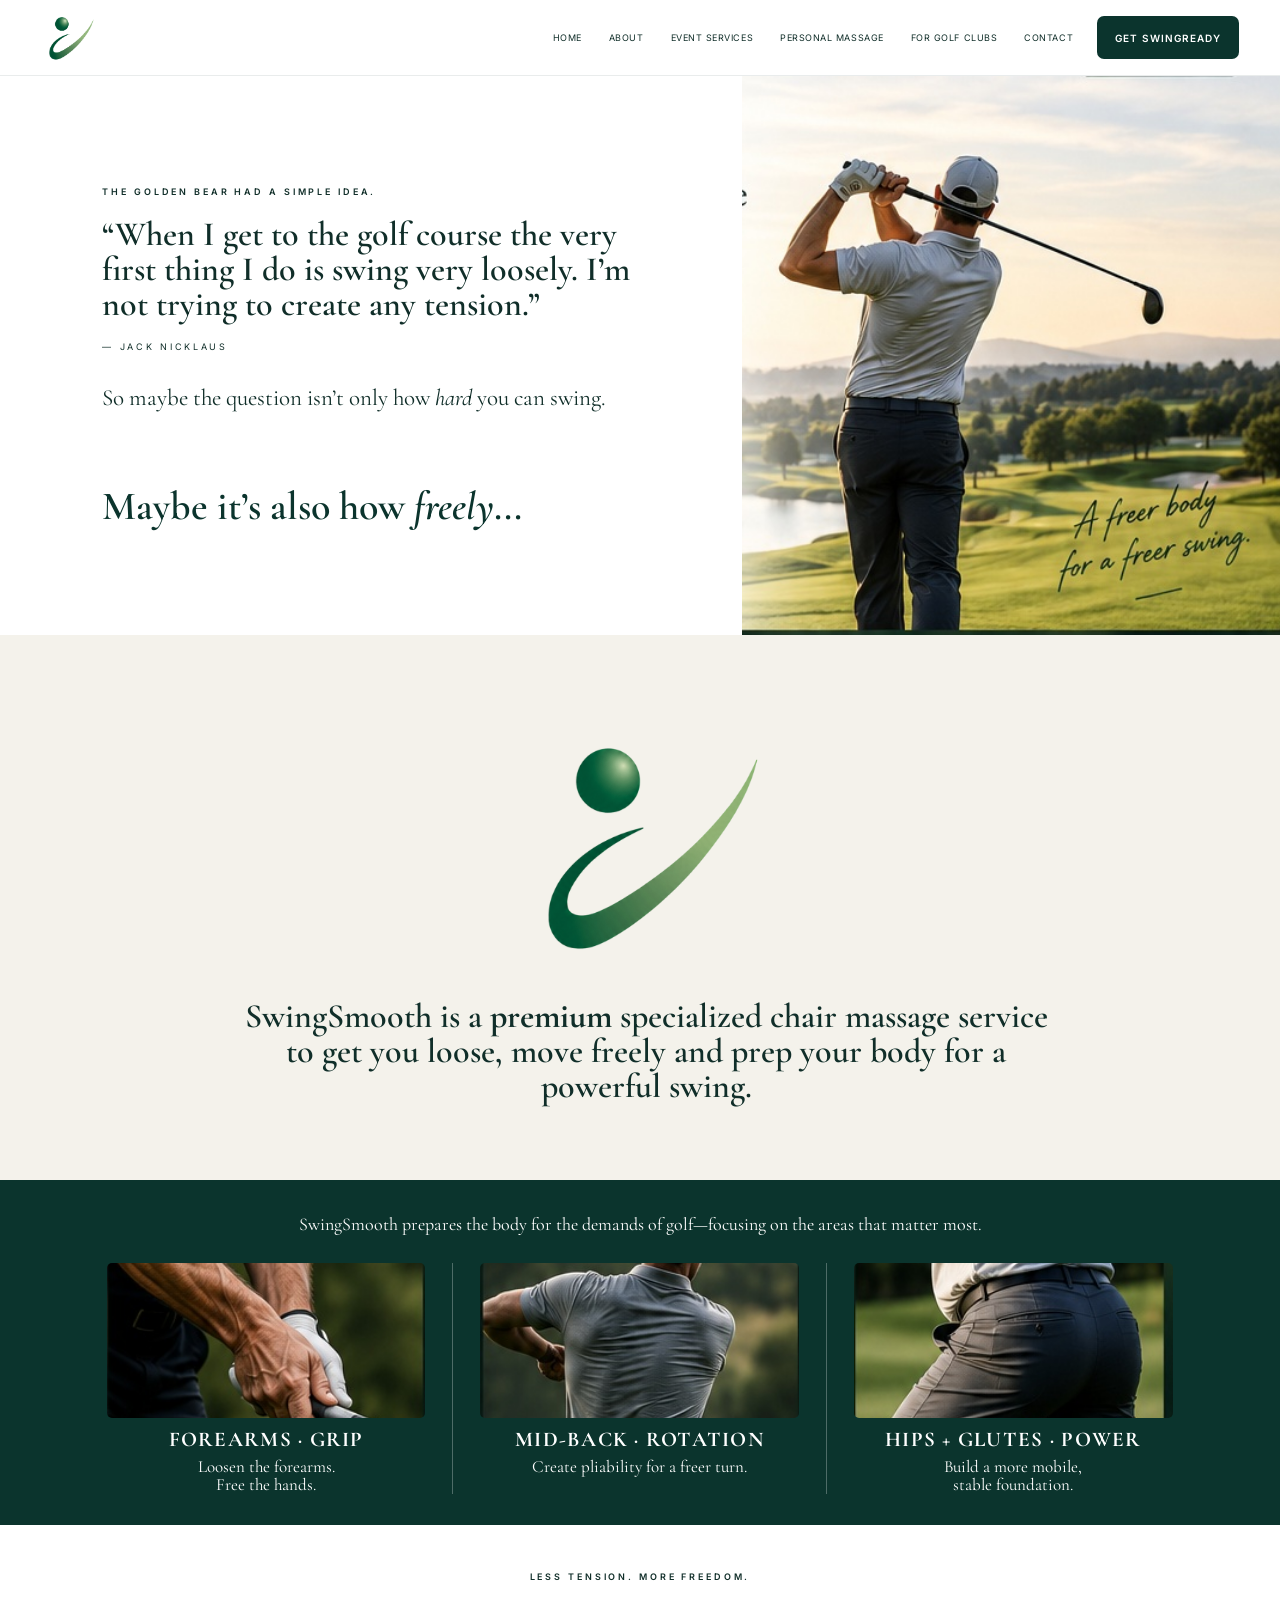
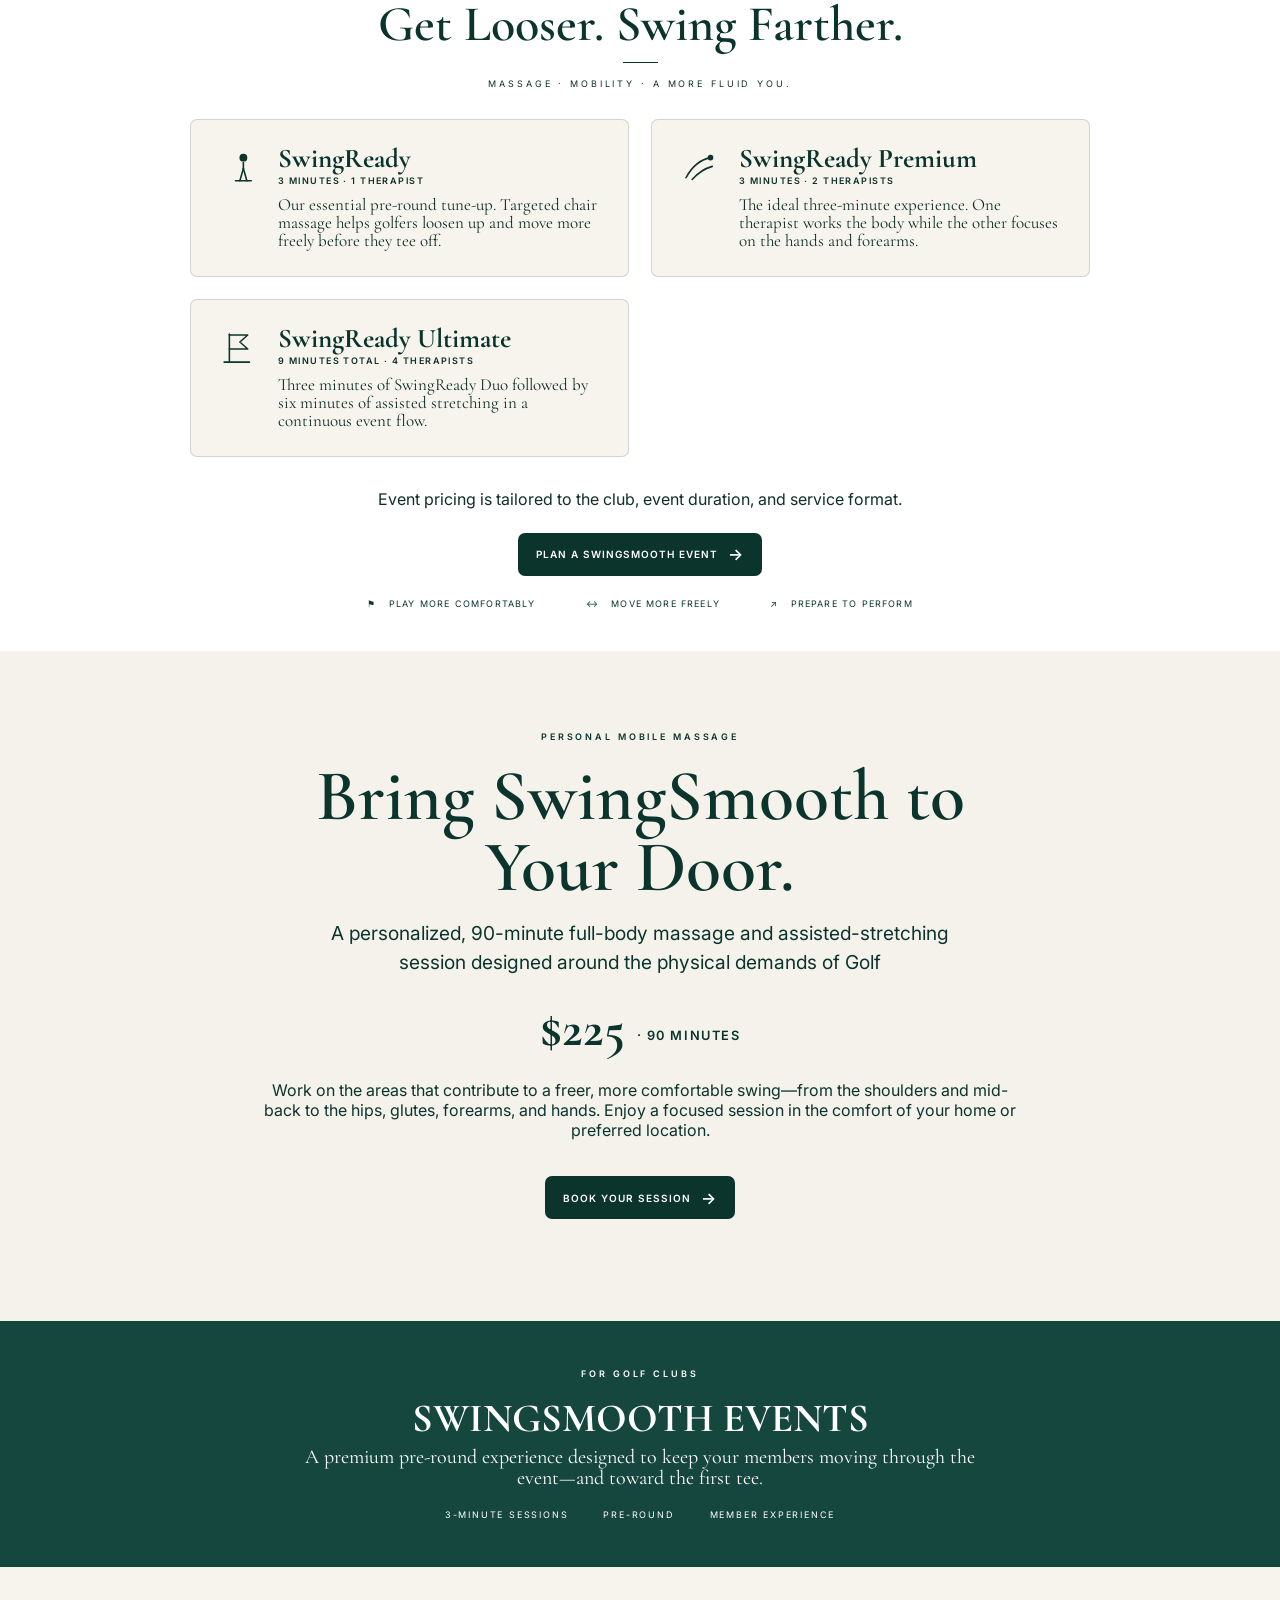
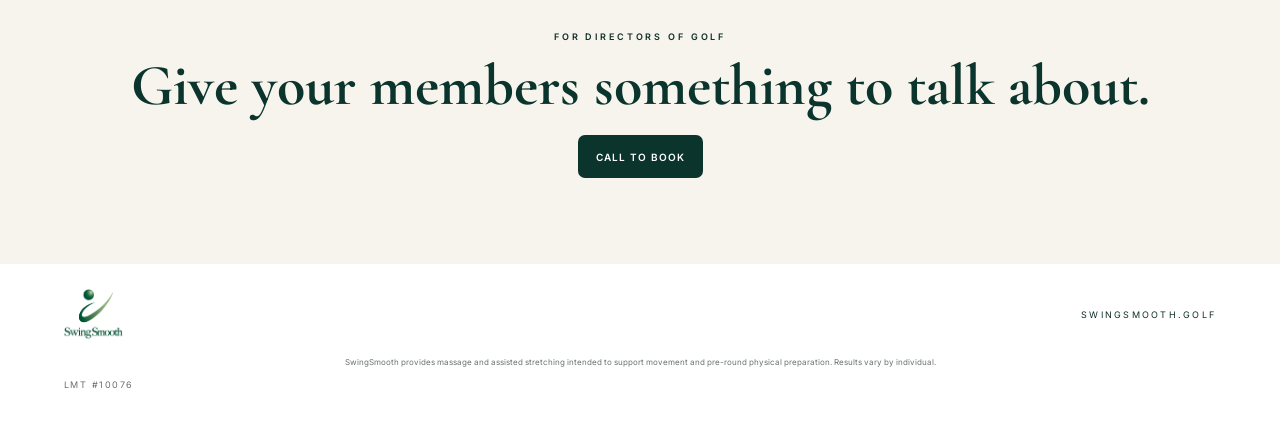
<file: index.html>
<!doctype html>
<html lang="en">
<head>
<meta charset="utf-8">
<meta name="viewport" content="width=device-width,initial-scale=1,viewport-fit=cover">
<meta name="theme-color" content="#0b342d">
<meta name="description" content="SwingSmooth — Get Looser. Swing Farther. Massage and assisted stretching for golfers.">
<meta property="og:title" content="SwingSmooth — Get Looser. Swing Farther.">
<meta property="og:description" content="Prepare your body. Free your swing.">
<meta property="og:url" content="https://swingsmooth.golf/">
<meta property="og:type" content="website">
<meta property="og:site_name" content="SwingSmooth">
<meta property="og:image" content="https://swingsmooth.golf/assets/hero-golfer.jpg">
<meta property="og:image:alt" content="Golfer finishing a swing">
<meta name="twitter:card" content="summary_large_image">
<meta name="twitter:title" content="SwingSmooth — Get Looser. Swing Farther.">
<meta name="twitter:description" content="Prepare your body. Free your swing.">
<meta name="twitter:image" content="https://swingsmooth.golf/assets/hero-golfer.jpg">
<link rel="icon" type="image/png" href="https://swingsmooth.golf/assets/swingsmooth-logo-only.png">
<link rel="apple-touch-icon" href="https://swingsmooth.golf/assets/swingsmooth-logo-only.png">
<title>SwingSmooth — Get Looser. Swing Farther.</title>
<link rel="preconnect" href="https://fonts.googleapis.com">
<link rel="preconnect" href="https://fonts.gstatic.com" crossorigin>
<link href="https://fonts.googleapis.com/css2?family=Cormorant+Garamond:wght@500;600;700&family=Inter:wght@400;500;600&display=swap" rel="stylesheet">
<link rel="stylesheet" href="styles.css">
<style>
.swing-smooth-intro{
  padding-top:1.25rem;
  padding-bottom:1.25rem;
}
.swing-smooth-intro .hero-copy{
  min-height:0;
  display:block;
  grid-column:1 / -1;
  width:100%;
  max-width:1000px;
  margin:0 auto;
  text-align:center;
}
.swing-smooth-intro .hero-copy > p{
  font-size:1.55rem;
  line-height:1.35;
  font-weight:400;
  margin:0 auto;
  max-width:900px;
}
.advantage-logo{
  display:block;
  width:275px;
  height:auto;
  margin:0 auto 1.25rem;
}

.mobile-menu-button{
  display:none;
  width:42px;
  height:42px;
  margin-left:auto;
  padding:9px;
  border:0;
  border-radius:7px;
  background:var(--green);
  cursor:pointer;
  flex-direction:column;
  justify-content:center;
  gap:5px;
}
.mobile-menu-button span{
  display:block;
  width:24px;
  height:2px;
  margin:0 auto;
  background:#fff;
  border-radius:2px;
}
.mobile-menu{
  display:none;
}
@media(max-width:760px){
  .contact h2{
    font-size:11vw;
    line-height:.9;
    letter-spacing:-.025em;
    white-space:normal;
  }

  .mobile-menu-button{display:flex}
  .mobile-menu{
    position:absolute;
    top:64px;
    left:0;
    right:0;
    display:none;
    flex-direction:column;
    padding:10px 14px 15px;
    background:rgba(255,255,255,.99);
    border-bottom:1px solid rgba(11,52,45,.12);
    box-shadow:0 8px 20px rgba(0,0,0,.08);
    z-index:30;
  }
  .mobile-menu.open{display:flex}
  .mobile-menu a{
    padding:14px 10px;
    color:var(--green);
    text-decoration:none;
    font-size:10px;
    font-weight:600;
    letter-spacing:.1em;
    border-bottom:1px solid rgba(11,52,45,.08);
  }
  .mobile-menu a:last-child{border-bottom:0}
  .mobile-menu .mobile-menu-cta{
    margin-top:8px;
    padding:13px 14px;
    border-radius:7px;
    background:var(--green);
    color:#fff;
    text-align:center;
  }
}
  .service-icon svg{
    width:100%;
    height:100%;
    display:block;
    fill:none;
    stroke:currentColor;
    stroke-width:1.8;
    stroke-linecap:round;
    stroke-linejoin:round;
  }
  .service-icon.golf-tee svg circle,
  .service-icon.swing-arc svg circle{
    fill:currentColor;
    stroke:none;
  }

.personal-service{
  padding:5rem 1.5rem;
  text-align:center;
  background:#f4f2eb;
  color:var(--green);
}
.personal-service .wrap{max-width:760px}
.personal-service h2{
  margin:.5rem auto 1rem;
  font-family:'Cormorant Garamond',serif;
  font-size:clamp(2.6rem,6vw,4.5rem);
  line-height:.98;
  font-weight:600;
}
.personal-service-lead{
  max-width:680px;
  margin:0 auto 1.25rem;
  font-size:1.2rem;
  line-height:1.55;
}
.personal-service-price{
  margin:1.25rem 0;
  font-family:'Cormorant Garamond',serif;
  font-size:3.2rem;
  font-weight:700;
}
.personal-service-price span{
  font-family:'Inter',sans-serif;
  font-size:.8rem;
  font-weight:600;
  letter-spacing:.12em;
  vertical-align:middle;
}
.personal-service .main-button{margin-top:1.25rem}

</style>
</head>
<body>

<header class="header">
  <a class="logo" href="#top"><img src="assets/swingsmooth-logo-only.png" alt="SwingSmooth"></a>
  <nav>
    <a href="#top">HOME</a>
    <a href="#about">ABOUT</a>
    <a href="#services">EVENT SERVICES</a>
    <a href="#personal-massage">PERSONAL MASSAGE</a>
    <a href="#clubs">FOR GOLF CLUBS</a>
    <a href="#contact">CONTACT</a>
  </nav>
  <a class="header-button" href="#services">GET SWINGREADY</a>

  <button class="mobile-menu-button" type="button" aria-label="Open menu" aria-expanded="false" aria-controls="mobile-menu">
    <span></span><span></span><span></span>
  </button>

  <div class="mobile-menu" id="mobile-menu">
    <a href="#top">HOME</a>
    <a href="#about">ABOUT</a>
    <a href="#services">EVENT SERVICES</a>
    <a href="#personal-massage">PERSONAL MASSAGE</a>
    <a href="#clubs">FOR GOLF CLUBS</a>
    <a href="#contact">CONTACT</a>
    <a class="mobile-menu-cta" href="#services">GET SWINGREADY</a>
  </div>
</header>

<main id="top">

<section class="hero">
  <div class="hero-copy">
    <p class="eyebrow">THE GOLDEN BEAR HAD A SIMPLE IDEA.</p>
    <blockquote>“When I get to the golf course the very first thing I do is swing very loosely. I’m not trying to create any tension.”</blockquote>
    <p class="credit">— JACK NICKLAUS</p>
    <div class="question">
      <p>So maybe the question isn’t only how <em>hard</em> you can swing.</p>
      <div class="hero-question-break"></div>
      <br><br>
      <h1>Maybe it’s also how <em>freely</em>...</h1>
    </div>
  </div>

  <div class="hero-art golfer">
    <img src="assets/hero-golfer.jpg" alt="Golfer finishing a swing">
  </div>
</section>

<section class="swing-smooth-intro">
  <div class="hero-copy">
    <img class="advantage-logo" src="assets/swingsmooth-logo-only.png" alt="SwingSmooth">
    <blockquote>SwingSmooth is a <strong>premium</strong> specialized chair massage service to get you loose, move freely and prep your body for a powerful swing.</blockquote>
  </div>
</section>

<section class="focus" id="about">
  <div class="wrap">

    <p class="focus-lead">SwingSmooth prepares the body for the demands of golf—focusing on the areas that matter most.</p>

    <div class="focus-grid">
      <article>
        <img src="assets/forearms-grip.jpg" alt="Forearms and golf grip">
        <h2>FOREARMS · GRIP</h2>
        <p>Loosen the forearms.<br>Free the hands.</p>
      </article>
      <article>
        <img src="assets/midback-rotation.jpg" alt="Mid-back and rotation">
        <h2>MID-BACK · ROTATION</h2>
        <p>Create pliability for a freer turn.</p>
      </article>
      <article>
        <img src="assets/hips-power.jpg" alt="Hips and lower body">
        <h2>HIPS + GLUTES · POWER</h2>
        <p>Build a more mobile,<br>stable foundation.</p>
      </article>
    </div>
  </div>
</section>

<section class="services" id="services">
  <div class="wrap">
    <p class="eyebrow centered">LESS TENSION. MORE FREEDOM.</p>
    <h2 class="services-title">Get Looser. Swing Farther.</h2>
    <div class="line"></div>
    <p class="service-subtitle">MASSAGE · MOBILITY · A MORE FLUID YOU.</p>

    <div class="service-grid">
      <article class="service">
        <div class="service-icon golf-tee" aria-hidden="true">
          <svg viewBox="0 0 48 48" role="img">
            <circle cx="29" cy="11" r="4.5"></circle>
            <path d="M29 16.5v7"></path>
            <path d="M29 23.5l-4 14"></path>
            <path d="M29 23.5l4 14"></path>
            <path d="M20 37.5h18"></path>
          </svg>
        </div>
        <div>
          <h3>SwingReady</h3>
          <p class="kicker">3 MINUTES · 1 THERAPIST</p>
          <p>Our essential pre-round tune-up. Targeted chair massage helps golfers loosen up and move more freely before they tee off.</p>
        </div>
      </article>

      <article class="service">
        <div class="service-icon swing-arc" aria-hidden="true">
          <svg viewBox="0 0 48 48" role="img">
            <circle cx="36" cy="11" r="3.2"></circle>
            <path d="M8 34c8-15 18-21 28-23"></path>
            <path d="M15 36c8-9 16-13 23-15"></path>
          </svg>
        </div>
        <div>
          <h3>SwingReady Premium</h3>
          <p class="kicker">3 MINUTES · 2 THERAPISTS</p>
          <p>The ideal three-minute experience. One therapist works the body while the other focuses on the hands and forearms.</p>
        </div>
      </article>

      <article class="service">
        <div class="service-icon golf-flag" aria-hidden="true">
          <svg viewBox="0 0 48 48" role="img">
            <path d="M13 7v31"></path>
            <path d="M13 8h21l-9 8 9 8H13"></path>
            <path d="M7 39h29"></path>
          </svg>
        </div>
        <div>
          <h3>SwingReady Ultimate</h3>
          <p class="kicker">9 MINUTES TOTAL · 4 THERAPISTS</p>
          <p>Three minutes of SwingReady Duo followed by six minutes of assisted stretching in a continuous event flow.</p>
        </div>
      </article>
    </div>

    <p style="text-align:center;max-width:680px;margin:2rem auto 1.5rem;">Event pricing is tailored to the club, event duration, and service format.</p>

    <a class="main-button" href="#contact">PLAN A SWINGSMOOTH EVENT <span>→</span></a>

    <div class="benefits">
      <span>⚑ &nbsp; PLAY MORE COMFORTABLY</span>
      <span>↔ &nbsp; MOVE MORE FREELY</span>
      <span>↗ &nbsp; PREPARE TO PERFORM</span>
    </div>
  </div>
</section>


<section class="personal-service" id="personal-massage">
  <div class="wrap narrow">
    <p class="eyebrow centered">PERSONAL MOBILE MASSAGE</p>
    <h2>Bring SwingSmooth to Your Door.</h2>
    <p class="personal-service-lead">A personalized, 90-minute full-body massage and assisted-stretching session designed around the physical demands of Golf</p>
    <div class="personal-service-price">$225 <span>· 90 MINUTES</span></div>
    <p>Work on the areas that contribute to a freer, more comfortable swing—from the shoulders and mid-back to the hips, glutes, forearms, and hands. Enjoy a focused session in the comfort of your home or preferred location.</p>
    <a class="main-button" href="https://calendly.com/cultureware/swingsmooth" target="_blank" rel="noopener noreferrer">BOOK YOUR SESSION <span>→</span></a>
  </div>
</section>

<section class="clubs" id="clubs">
  <div class="wrap narrow">
    <p class="eyebrow centered">FOR GOLF CLUBS</p>
    <h2>SWINGSMOOTH EVENTS</h2>
    <p>A premium pre-round experience designed to keep your members moving through the event—and toward the first tee.</p>
    <div class="facts"><span>3-MINUTE SESSIONS</span><span>PRE-ROUND</span><span>MEMBER EXPERIENCE</span></div>
  </div>
</section>

<section class="contact" id="contact">
  <p class="eyebrow centered">FOR DIRECTORS OF GOLF</p>
  <h2>Give your members something to talk about.</h2>
  <a class="main-button" href="tel:+15042515391">CALL TO BOOK</a>
</section>

</main>

<footer>
  <img src="assets/swingsmooth-logo.png" alt="SwingSmooth">
  <div class="domain">SWINGSMOOTH.GOLF</div>
  <p class="disclaimer">SwingSmooth provides massage and assisted stretching intended to support movement and pre-round physical preparation. Results vary by individual.</p>
  <p class="license">LMT #10076</p>
</footer>

<script>
const mobileMenuButton = document.querySelector('.mobile-menu-button');
const mobileMenu = document.querySelector('#mobile-menu');

mobileMenuButton.addEventListener('click', () => {
  const open = mobileMenu.classList.toggle('open');
  mobileMenuButton.setAttribute('aria-expanded', open ? 'true' : 'false');
  mobileMenuButton.setAttribute('aria-label', open ? 'Close menu' : 'Open menu');
});

mobileMenu.querySelectorAll('a').forEach(link => {
  link.addEventListener('click', () => {
    mobileMenu.classList.remove('open');
    mobileMenuButton.setAttribute('aria-expanded', 'false');
    mobileMenuButton.setAttribute('aria-label', 'Open menu');
  });
});
</script>
<script src="script.js"></script>
</body>
</html>
</file>
<file: styles.css>
@import url('https://fonts.googleapis.com/css2?family=Cormorant+Garamond:wght@500;600;700&family=Inter:wght@400;500;600&display=swap');

:root{
  --green:#0b342d;
  --green2:#16473e;
  --cream:#f6f4ed;
  --ink:#102e29;
  --white:#fff;
  --line:rgba(11,52,45,.16);
}
*{box-sizing:border-box}
html{scroll-behavior:smooth}
body{
  margin:0;background:var(--cream);color:var(--ink);
  font-family:Inter,Arial,sans-serif;-webkit-font-smoothing:antialiased;
}
img{display:block;max-width:100%}
a{color:inherit}
.header{
  height:76px;padding:9px 3.2vw;display:flex;align-items:center;gap:24px;
  background:rgba(255,255,255,.98);border-bottom:1px solid rgba(11,52,45,.09);
  position:sticky;top:0;z-index:20;
}
.logo{display:block;flex:0 0 auto}.logo img{width:300px;height:57px;object-fit:contain;object-position:left center}
nav{display:flex;gap:27px;margin-left:auto;align-items:center}
nav a{text-decoration:none;font-size:9px;letter-spacing:.06em}
.header-button,.main-button{
  display:inline-flex;align-items:center;justify-content:center;
  min-height:43px;padding:0 18px;border-radius:7px;
  background:var(--green);color:#fff;text-decoration:none;
  font-size:10px;font-weight:600;letter-spacing:.1em;white-space:nowrap;
}
.hero{
  display:grid;grid-template-columns:58% 42%;
  min-height:540px;background:#fff;
}
.hero-art{display:flex;align-items:stretch;justify-content:center;overflow:hidden}
.hero-art img{width:100%;height:100%;object-fit:cover}
.golfer{min-height:540px}.golfer img{object-position:center}
.hero-copy{display:flex;flex-direction:column;justify-content:center;padding:55px 7vw 55px 8vw;max-width:900px}
.eyebrow{margin:0 0 18px;font-size:9px;font-weight:600;letter-spacing:.32em;line-height:1.4}
.centered{text-align:center}
blockquote{
  margin:0;font-family:"Cormorant Garamond",Georgia,serif;
  font-size:34px;line-height:1.04;font-weight:600;
}
.credit{margin:18px 0 34px;font-size:9px;letter-spacing:.3em}
.question p{margin:0 0 5px;font-family:"Cormorant Garamond",Georgia,serif;font-size:23px;line-height:1.08}
.question h1{margin:0;color:var(--green);font-family:"Cormorant Garamond",Georgia,serif;font-size:40px;line-height:.94;font-weight:600}

.focus{background:var(--green);color:#fff;padding:35px 5vw 31px}
.wrap{max-width:1120px;margin:0 auto}
.focus-lead{
  max-width:820px;margin:0 auto 29px;text-align:center;
  font-family:"Cormorant Garamond",Georgia,serif;font-size:18px;line-height:1.1;
}
.focus-grid{display:grid;grid-template-columns:repeat(3,1fr)}
.focus-grid article{padding:0 27px;text-align:center;border-right:1px solid rgba(255,255,255,.28)}
.focus-grid article:last-child{border-right:0}
.focus-grid img{width:100%;height:155px;object-fit:cover;border-radius:5px;margin-bottom:9px}
.focus-grid h2{margin:0 0 6px;font-family:"Cormorant Garamond",Georgia,serif;font-size:21px;letter-spacing:.06em}
.focus-grid p{margin:0;font-family:"Cormorant Garamond",Georgia,serif;font-size:17px;line-height:1.05}

.services{background:#fff;padding:46px 5vw 42px;text-align:center}
.services-title{margin:0;color:var(--green);font-family:"Cormorant Garamond",Georgia,serif;font-size:50px;line-height:.9;font-weight:600}
.line{width:35px;height:1px;background:var(--green);margin:15px auto}
.service-subtitle{margin:0 0 30px;font-size:9px;letter-spacing:.32em}
.service-grid{display:grid;grid-template-columns:repeat(2,1fr);gap:22px;max-width:900px;margin:0 auto 22px}
.service{
  display:flex;gap:18px;text-align:left;padding:25px 27px;
  border:1px solid var(--line);border-radius:7px;background:var(--cream);
}
.service-icon{flex:0 0 42px;width:42px;height:42px;color:var(--green);position:relative;margin-top:3px}
.clock{border:2px solid currentColor;border-radius:50%}
.clock:before{content:"";position:absolute;left:19px;top:7px;width:2px;height:13px;background:currentColor}
.clock:after{content:"";position:absolute;left:19px;top:20px;width:10px;height:2px;background:currentColor;transform:rotate(25deg);transform-origin:left}
.person{width:28px;height:28px;border:2px solid currentColor;border-radius:50%;margin-left:7px;margin-right:7px}
.person:before{content:"";position:absolute;left:-5px;top:30px;width:34px;height:18px;border:2px solid currentColor;border-bottom:0;border-radius:50% 50% 0 0}
.service h3{margin:0 0 3px;font-family:"Cormorant Garamond",Georgia,serif;color:var(--green);font-size:27px;line-height:1}
.kicker{margin:0 0 10px;font-size:9px;letter-spacing:.16em;font-weight:600}
.service p:not(.kicker){margin:0;font-family:"Cormorant Garamond",Georgia,serif;font-size:17px;line-height:1.08}
.main-button{margin:0 auto 22px}.main-button span{margin-left:10px;font-size:16px}
.benefits{display:flex;justify-content:center;gap:50px;font-size:9px;letter-spacing:.13em;color:var(--green)}

.clubs{padding:47px 20px;background:var(--green2);color:#fff;text-align:center}
.narrow{max-width:700px}
.clubs h2{margin:0 0 10px;font-family:"Cormorant Garamond",Georgia,serif;font-size:40px;line-height:.95}
.clubs p:not(.eyebrow){margin:0 auto 19px;font-family:"Cormorant Garamond",Georgia,serif;font-size:20px;line-height:1.08}
.facts{display:flex;justify-content:center;gap:35px;font-size:9px;letter-spacing:.2em}

.contact{padding:64px 20px;background:var(--cream);text-align:center}
.contact h2{margin:4px 0 24px;color:var(--green);font-family:"Cormorant Garamond",Georgia,serif;font-size:58px;line-height:.86}

footer{
  display:grid;grid-template-columns:1fr auto;align-items:center;gap:10px 30px;
  padding:25px 5vw 36px;background:#fff;
}
footer img{width:250px;height:50px;object-fit:contain;object-position:left center}
.domain{font-size:9px;letter-spacing:.25em}
.disclaimer{grid-column:1/-1;max-width:650px;margin:8px auto 0;text-align:center;color:#68716e;font-size:8px;line-height:1.45}
.license{margin:0;font-size:9px;letter-spacing:.16em;color:#68716e}

@media(max-width:760px){
  .header{height:64px;padding:7px 14px}.logo img{width:170px;height:48px}
  nav,.header-button{display:none}
  .hero{display:flex;flex-direction:column;min-height:0}
  .golfer{order:1;height:300px;min-height:300px}.golfer img{object-position:center}
  .hero-copy{order:2;padding:34px 22px 42px;display:block}
  .eyebrow{font-size:8px;letter-spacing:.25em}
  blockquote{font-size:31px}.credit{margin-bottom:28px}
  .question p{font-size:22px}.question h1{font-size:40px}
  .focus{padding:42px 18px 39px}.focus-grid{grid-template-columns:1fr}
  .focus-lead{font-size:18px}.focus-grid article{padding:0 0 28px;margin-bottom:28px;border-right:0;border-bottom:1px solid rgba(255,255,255,.28)}
  .focus-grid article:last-child{border-bottom:0;margin-bottom:0}
  .focus-grid img{height:180px}.focus-grid h2{font-size:23px}
  .services{padding:43px 17px 47px}.services-title{font-size:50px}.service-subtitle{font-size:8px;letter-spacing:.22em}
  .service-grid{grid-template-columns:1fr;gap:14px}.service{padding:22px 20px}.service h3{font-size:28px}
  .service p:not(.kicker){font-size:18px}.benefits{display:grid;gap:12px}
  .facts{gap:15px;flex-wrap:wrap}.contact{padding:59px 20px}.contact h2{font-size:53px}
  footer{display:block;text-align:center;padding:28px 20px 37px}footer img{width:190px;height:48px;margin:0 auto 12px;object-position:center}.domain{margin-bottom:17px}
}


/* SwingSmooth editorial intro */
.swing-smooth-intro{padding:clamp(4.5rem,9vw,8rem) 1.5rem;background:#f4f2eb;text-align:center}
.swing-smooth-intro .wrap{max-width:900px;margin:0 auto}
.intro-rule{width:48px;height:1px;margin:0 auto 2rem;background:var(--green);opacity:.55}
.intro-copy{max-width:760px;margin:0 auto;color:var(--green);font-family:"Cormorant Garamond",Georgia,serif;font-size:clamp(1.8rem,4vw,3rem);line-height:1.18;font-weight:500;letter-spacing:-.01em}
.intro-copy strong{font-weight:700}
.hero-question-break{height:clamp(1.1rem,2.5vw,2rem)}
@media(max-width:760px){.swing-smooth-intro{padding:4rem 1.35rem}.intro-copy{font-size:2rem;line-height:1.2}}
</file>
